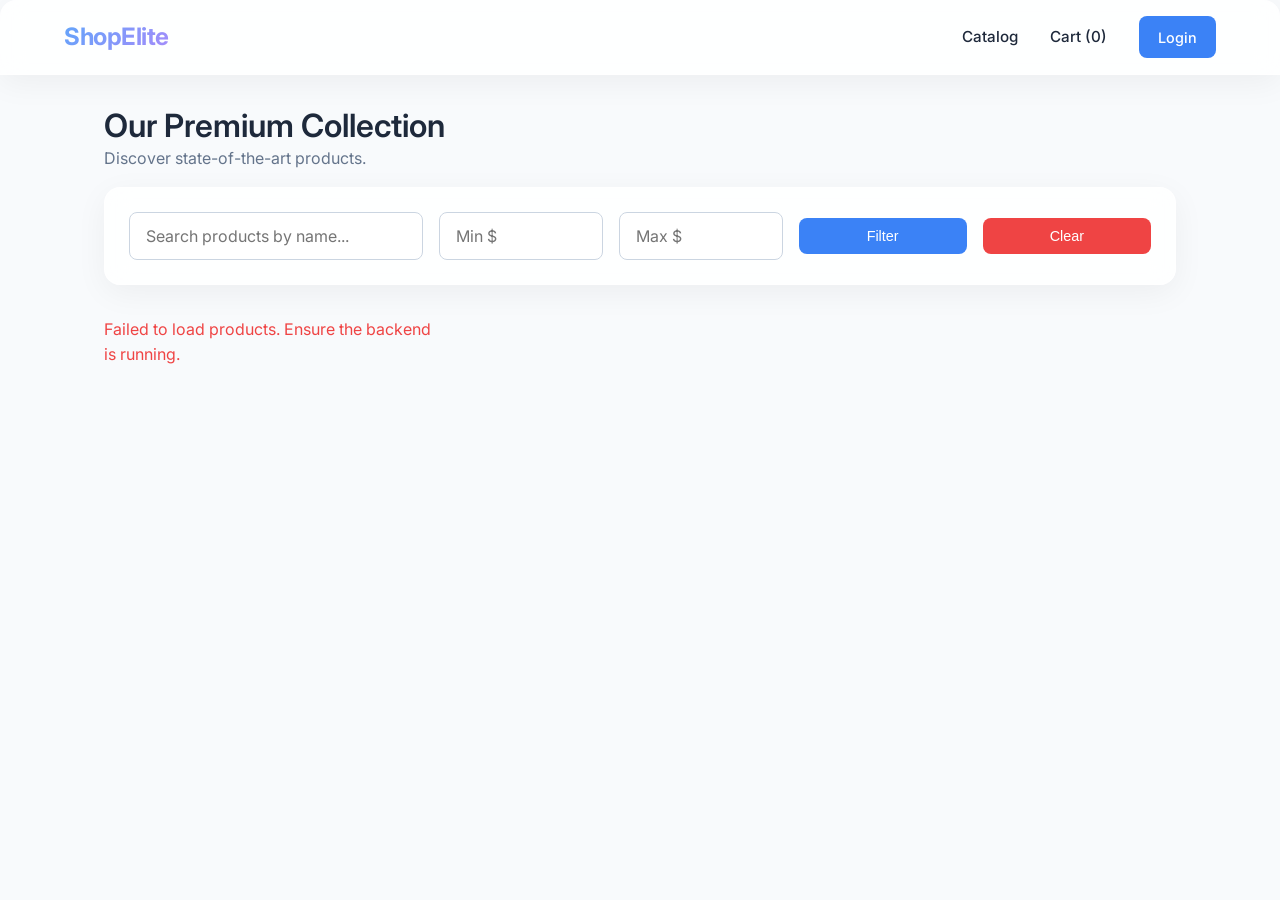
<file: frontend/index.html>
<!DOCTYPE html>
<html lang="en">
<head>
    <meta charset="UTF-8">
    <meta name="viewport" content="width=device-width, initial-scale=1.0">
    <title>E-Commerce | Premium Products</title>
    <link rel="stylesheet" href="css/styles.css">
</head>
<body>
    <nav class="navbar glass-panel">
        <div class="nav-brand">ShopElite</div>
        <div class="nav-links">
            <a href="index.html" class="nav-item">Catalog</a>
            <a href="cart.html" class="nav-item" id="nav-cart">Cart (0)</a>
            <a href="login.html" class="btn btn-primary" id="nav-auth">Login</a>
        </div>
    </nav>

    <main class="container">
        <h1>Our Premium Collection</h1>
        <p style="color: var(--text-secondary); margin-bottom: 1rem;">Discover state-of-the-art products.</p>
        
        <!-- Search and Filter Bar -->
        <div class="search-bar glass-panel" style="padding: 1.5rem; margin-bottom: 2rem; display: flex; gap: 1rem; flex-wrap: wrap; align-items: center;">
            <input type="text" id="search-name" class="form-control" placeholder="Search products by name..." style="flex: 2; min-width: 200px;">
            <input type="number" id="search-min" class="form-control" placeholder="Min $" style="flex: 1; min-width: 100px;">
            <input type="number" id="search-max" class="form-control" placeholder="Max $" style="flex: 1; min-width: 100px;">
            <button id="search-btn" class="btn btn-primary" style="flex: 1; min-width: 100px;">Filter</button>
            <button id="clear-btn" class="btn btn-danger" style="flex: 1; min-width: 100px;">Clear</button>
        </div>

        <div id="alert-box" class="alert"></div>

        <div class="product-grid" id="product-grid">
            <!-- Products will be dynamically injected here -->
            <p style="color: var(--text-secondary);">Loading products...</p>
        </div>
    </main>

    <script src="js/api.js?v=2"></script>
    <script src="js/main.js?v=2"></script>
</body>
</html>
</file>
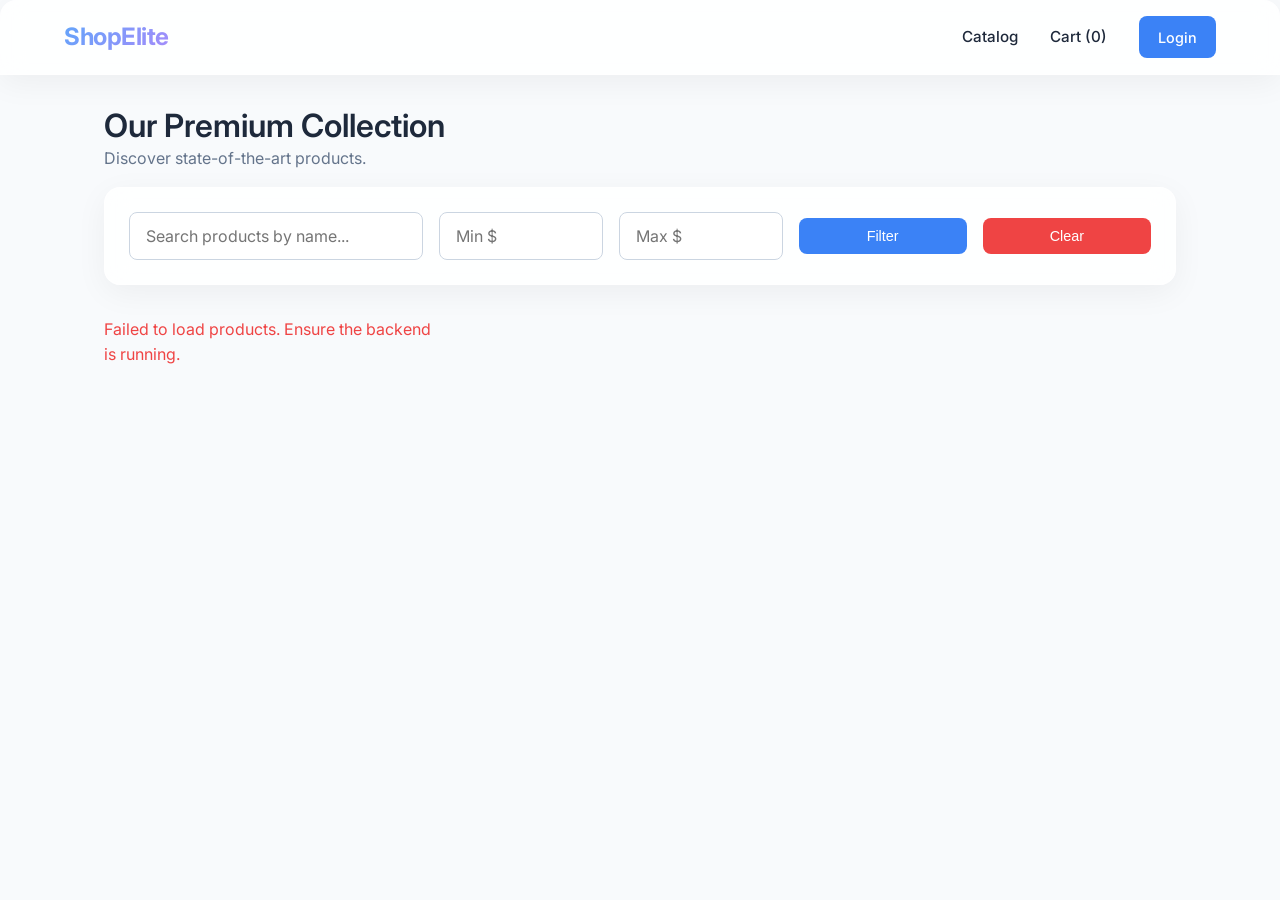
<file: frontend/admin.html>
<!DOCTYPE html>
<html lang="en">
<head>
    <meta charset="UTF-8">
    <meta name="viewport" content="width=device-width, initial-scale=1.0">
    <title>E-Commerce | Admin Dashboard</title>
    <link rel="stylesheet" href="css/styles.css">
</head>
<body>
    <nav class="navbar glass-panel">
        <div class="nav-brand"><a href="index.html" style="color: inherit;">ShopElite Admin</a></div>
        <div class="nav-links">
            <a href="index.html" class="nav-item">Storefront</a>
            <a href="#" class="btn btn-danger" id="nav-auth">Logout</a>
        </div>
    </nav>

    <main class="container">
        <h1>Admin Dashboard</h1>
        <p style="color: var(--text-secondary); margin-bottom: 2rem;">Manage orders and store settings.</p>
        
        <div id="alert-box" class="alert"></div>

        <div class="glass-panel" style="padding: 2rem;">
            <h2>Recent Orders</h2>
            <div style="overflow-x: auto; margin-top: 1.5rem;">
                <table style="width: 100%; border-collapse: collapse; text-align: left;">
                    <thead>
                        <tr style="border-bottom: 2px solid var(--glass-border);">
                            <th style="padding: 1rem;">Order ID</th>
                            <th style="padding: 1rem;">Date</th>
                            <th style="padding: 1rem;">Customer</th>
                            <th style="padding: 1rem;">Total</th>
                            <th style="padding: 1rem;">Status</th>
                            <th style="padding: 1rem;">Action</th>
                        </tr>
                    </thead>
                    <tbody id="orders-table-body">
                        <tr>
                            <td colspan="6" style="padding: 1rem; text-align: center; color: var(--text-secondary);">Loading orders...</td>
                        </tr>
                    </tbody>
                </table>
            </div>
        </div>
    </main>

    <script src="js/api.js?v=2"></script>
    <script src="js/admin.js?v=2"></script>
</body>
</html>
</file>
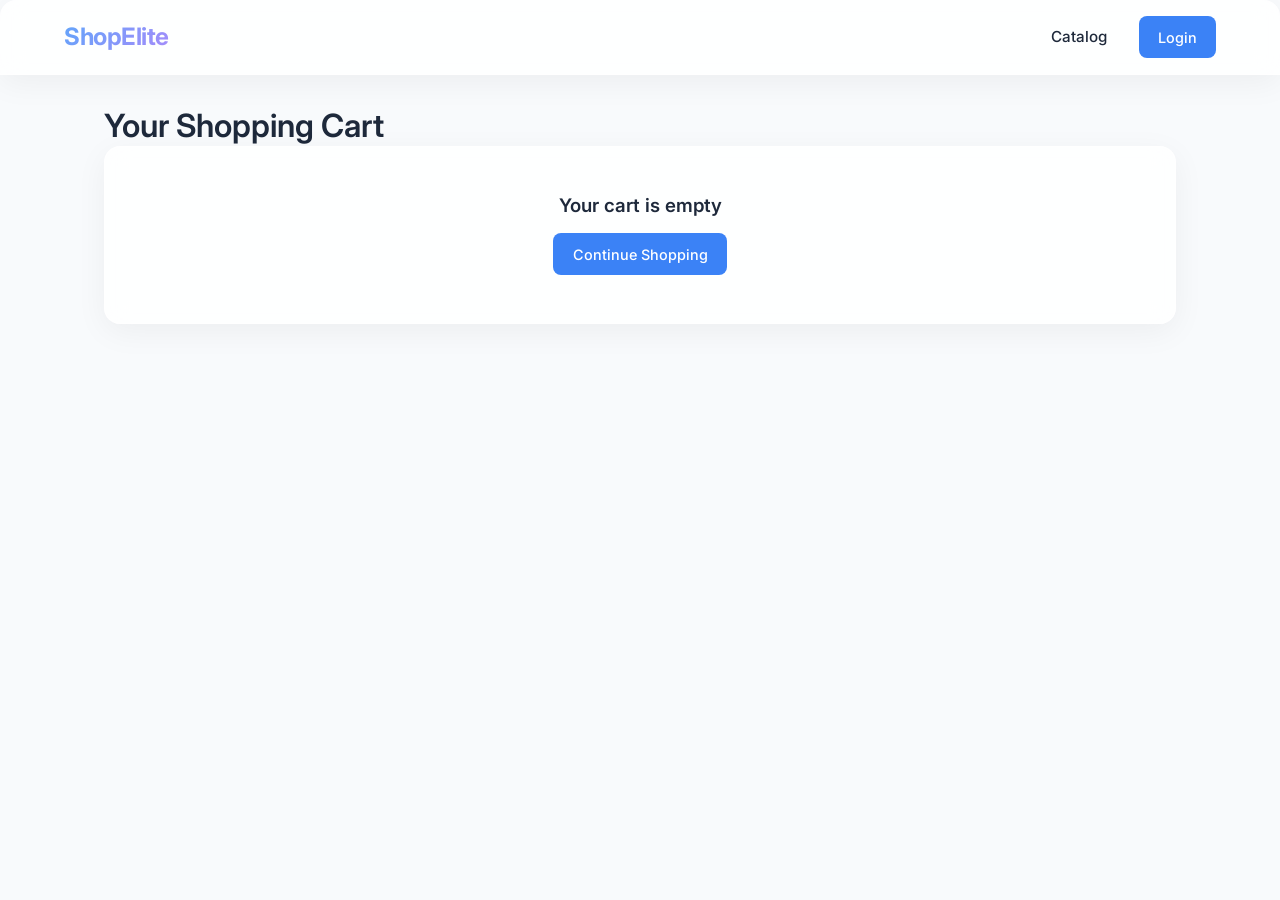
<file: frontend/cart.html>
<!DOCTYPE html>
<html lang="en">
<head>
    <meta charset="UTF-8">
    <meta name="viewport" content="width=device-width, initial-scale=1.0">
    <title>E-Commerce | Shopping Cart</title>
    <link rel="stylesheet" href="css/styles.css">
</head>
<body>
    <nav class="navbar glass-panel">
        <div class="nav-brand"><a href="index.html" style="color: inherit;">ShopElite</a></div>
        <div class="nav-links">
            <a href="index.html" class="nav-item">Catalog</a>
            <a href="login.html" class="btn btn-primary" id="nav-auth">Login</a>
        </div>
    </nav>

    <main class="container">
        <h1>Your Shopping Cart</h1>
        <div id="cart-alert" class="alert"></div>

        <div id="cart-content">
            <!-- Cart items injected here -->
        </div>
    </main>

    <script src="js/api.js?v=4"></script>
    <script src="js/cart.js?v=4"></script>
</body>
</html>
</file>
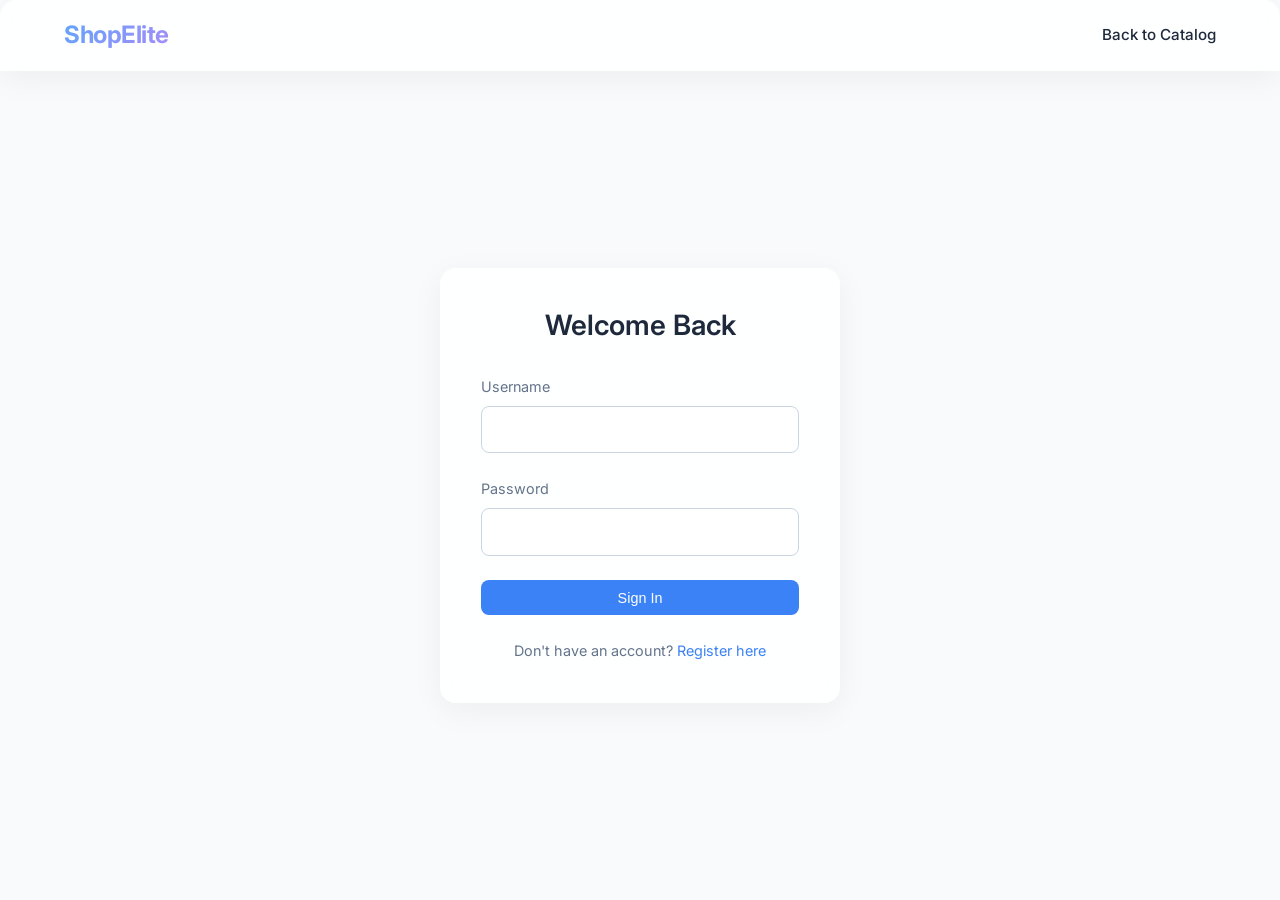
<file: frontend/login.html>
<!DOCTYPE html>
<html lang="en">
<head>
    <meta charset="UTF-8">
    <meta name="viewport" content="width=device-width, initial-scale=1.0">
    <title>E-Commerce | Login & Register</title>
    <link rel="stylesheet" href="css/styles.css">
</head>
<body>
    <nav class="navbar glass-panel">
        <div class="nav-brand"><a href="index.html" style="color: inherit;">ShopElite</a></div>
        <div class="nav-links">
            <a href="index.html" class="nav-item">Back to Catalog</a>
        </div>
    </nav>

    <main class="container auth-container">
        <div class="glass-panel auth-box">
            <!-- Login Form -->
            <div id="login-section">
                <h2 class="auth-title">Welcome Back</h2>
                <div id="auth-alert" class="alert"></div>
                
                <form id="login-form">
                    <div class="form-group">
                        <label class="form-label">Username</label>
                        <input type="text" id="login-username" class="form-control" required>
                    </div>
                    <div class="form-group">
                        <label class="form-label">Password</label>
                        <input type="password" id="login-password" class="form-control" required>
                    </div>
                    <button type="submit" class="btn btn-primary" style="width: 100%;">Sign In</button>
                </form>
                
                <p style="text-align: center; margin-top: 1.5rem; font-size: 0.9rem; color: var(--text-secondary);">
                    Don't have an account? <a href="#" id="show-register" style="color: var(--accent-primary);">Register here</a>
                </p>
            </div>

            <!-- Register Form (Hidden by default) -->
            <div id="register-section" style="display: none;">
                <h2 class="auth-title">Create Account</h2>
                
                <form id="register-form">
                    <div class="form-group">
                        <label class="form-label">Username</label>
                        <input type="text" id="reg-username" class="form-control" required>
                    </div>
                    <div class="form-group">
                        <label class="form-label">Email</label>
                        <input type="email" id="reg-email" class="form-control" required>
                    </div>
                    <div class="form-group">
                        <label class="form-label">Password</label>
                        <input type="password" id="reg-password" class="form-control" required>
                    </div>
                    <div class="form-group" style="display: flex; align-items: center; gap: 0.5rem; margin-top: 1rem; margin-bottom: 1.5rem;">
                        <input type="checkbox" id="reg-admin" style="width: auto;">
                        <label for="reg-admin" style="font-size: 0.9rem; margin-bottom: 0;">Register as Administrator</label>
                    </div>
                    <button type="submit" class="btn btn-primary" style="width: 100%;">Register</button>
                </form>
                
                <p style="text-align: center; margin-top: 1.5rem; font-size: 0.9rem; color: var(--text-secondary);">
                    Already have an account? <a href="#" id="show-login" style="color: var(--accent-primary);">Sign in</a>
                </p>
            </div>
        </div>
    </main>

    <script src="js/api.js?v=4"></script>
    <script src="js/auth.js?v=4"></script>
</body>
</html>
</file>
<file: frontend/css/styles.css>
@import url('https://fonts.googleapis.com/css2?family=Inter:wght@300;400;500;600;700&display=swap');

:root {
  --bg-color: #f8fafc;
  --text-primary: #1e293b;
  --text-secondary: #64748b;
  --accent-primary: #3b82f6;
  --accent-hover: #2563eb;
  --accent-danger: #ef4444;
  --glass-bg: rgba(255, 255, 255, 0.85);
  --glass-border: rgba(255, 255, 255, 0.6);
  --glass-shadow: 0 8px 32px rgba(0, 0, 0, 0.05);
  --card-radius: 16px;
  --transition: all 0.3s ease;
}

* {
  margin: 0;
  padding: 0;
  box-sizing: border-box;
}

body {
  font-family: 'Inter', sans-serif;
  background-color: var(--bg-color);
  color: var(--text-primary);
  line-height: 1.6;
  min-height: 100vh;
  display: flex;
  flex-direction: column;
}

/* Typography */
h1, h2, h3, h4, h5, h6 {
  font-weight: 600;
  line-height: 1.2;
}

a {
  text-decoration: none;
  color: var(--text-primary);
  transition: var(--transition);
}

a:hover {
  color: var(--accent-primary);
}

/* Glassmorphism Utilities */
.glass-panel {
  background: var(--glass-bg);
  backdrop-filter: blur(12px);
  -webkit-backdrop-filter: blur(12px);
  border: 1px solid var(--glass-border);
  box-shadow: var(--glass-shadow);
  border-radius: var(--card-radius);
}

/* Navigation */
.navbar {
  position: sticky;
  top: 0;
  z-index: 100;
  padding: 1rem 5%;
  display: flex;
  justify-content: space-between;
  align-items: center;
  border-bottom-left-radius: 0;
  border-bottom-right-radius: 0;
  border-top: none;
  border-left: none;
  border-right: none;
}

.nav-brand {
  font-size: 1.5rem;
  font-weight: 700;
  letter-spacing: -0.5px;
  background: linear-gradient(135deg, #60a5fa, #a78bfa);
  -webkit-background-clip: text;
  -webkit-text-fill-color: transparent;
}

.nav-links {
  display: flex;
  gap: 2rem;
  align-items: center;
}

.nav-item {
  font-weight: 500;
  font-size: 0.95rem;
}

/* Layout */
.container {
  width: 100%;
  max-width: 1200px;
  margin: 0 auto;
  padding: 2rem 5%;
  flex: 1;
}

/* Buttons */
.btn {
  display: inline-flex;
  align-items: center;
  justify-content: center;
  padding: 0.6rem 1.2rem;
  border-radius: 8px;
  font-weight: 500;
  font-size: 0.9rem;
  cursor: pointer;
  transition: var(--transition);
  border: none;
  outline: none;
}

.btn-primary {
  background-color: var(--accent-primary);
  color: white;
}

.btn-primary:hover {
  background-color: var(--accent-hover);
  transform: translateY(-2px);
  box-shadow: 0 4px 12px rgba(59, 130, 246, 0.4);
}

.btn-danger {
  background-color: var(--accent-danger);
  color: white;
}

/* Form Elements */
.form-group {
  margin-bottom: 1.5rem;
}

.form-label {
  display: block;
  margin-bottom: 0.5rem;
  font-size: 0.9rem;
  color: var(--text-secondary);
}

.form-control {
  width: 100%;
  padding: 0.8rem 1rem;
  background: rgba(255, 255, 255, 0.8);
  border: 1px solid #cbd5e1;
  border-radius: 8px;
  color: var(--text-primary);
  font-family: inherit;
  font-size: 1rem;
  transition: var(--transition);
}

.form-control:focus {
  outline: none;
  border-color: var(--accent-primary);
  box-shadow: 0 0 0 2px rgba(59, 130, 246, 0.2);
}

/* Product Grid */
.product-grid {
  display: grid;
  grid-template-columns: repeat(auto-fill, minmax(280px, 1fr));
  gap: 2rem;
  margin-top: 2rem;
}

.product-card {
  padding: 1.5rem;
  display: flex;
  flex-direction: column;
  transition: var(--transition);
}

.product-card:hover {
  transform: translateY(-5px);
  border-color: #94a3b8;
  box-shadow: 0 12px 40px rgba(0,0,0,0.08);
}

.product-image-placeholder {
  width: 100%;
  height: 200px;
  background: linear-gradient(135deg, #e2e8f0, #f8fafc);
  border-radius: 8px;
  margin-bottom: 1rem;
  display: flex;
  align-items: center;
  justify-content: center;
  color: var(--text-secondary);
  font-size: 3rem;
}

.product-title {
  font-size: 1.1rem;
  margin-bottom: 0.5rem;
}

.product-price {
  font-size: 1.25rem;
  font-weight: 700;
  color: #10b981;
  margin-bottom: 1rem;
}

.product-desc {
  color: var(--text-secondary);
  font-size: 0.9rem;
  margin-bottom: 1.5rem;
  flex-grow: 1;
}

/* Authentication Box */
.auth-container {
  display: flex;
  align-items: center;
  justify-content: center;
  min-height: calc(100vh - 80px);
}

.auth-box {
  width: 100%;
  max-width: 400px;
  padding: 2.5rem;
}

.auth-title {
  text-align: center;
  margin-bottom: 2rem;
  font-size: 1.75rem;
}

/* Cart Styles */
.cart-list {
  display: flex;
  flex-direction: column;
  gap: 1rem;
  margin-bottom: 2rem;
}

.cart-item {
  display: flex;
  justify-content: space-between;
  align-items: center;
  padding: 1rem 1.5rem;
}

.cart-item-info h4 {
  margin-bottom: 0.25rem;
}

.cart-item-price {
  color: var(--text-secondary);
  font-size: 0.9rem;
}

.cart-summary {
  padding: 1.5rem;
  margin-top: 2rem;
  text-align: right;
}

.cart-total {
  font-size: 1.5rem;
  font-weight: 700;
  margin-bottom: 1rem;
  color: #10b981;
}

/* Alerts & Notifications */
.alert {
  padding: 1rem;
  border-radius: 8px;
  margin-bottom: 1rem;
  display: none;
}

.alert.error {
  background-color: rgba(239, 68, 68, 0.1);
  border: 1px solid rgba(239, 68, 68, 0.2);
  color: #fca5a5;
}

.alert.success {
  background-color: rgba(16, 185, 129, 0.1);
  border: 1px solid rgba(16, 185, 129, 0.2);
  color: #6ee7b7;
}

/* Responsive Media Queries */
@media (max-width: 768px) {
  .nav-links {
    gap: 1rem;
  }
  
  .product-grid {
    grid-template-columns: repeat(auto-fill, minmax(240px, 1fr));
  }
}

@media (max-width: 480px) {
  .navbar {
    flex-direction: column;
    gap: 1rem;
    padding: 1rem;
  }
  
  .product-grid {
    grid-template-columns: 1fr;
  }
  
  .cart-item {
    flex-direction: column;
    align-items: flex-start;
    gap: 1rem;
  }
  
  .cart-item-actions {
    width: 100%;
    display: flex;
    justify-content: flex-end;
  }
}
</file>
